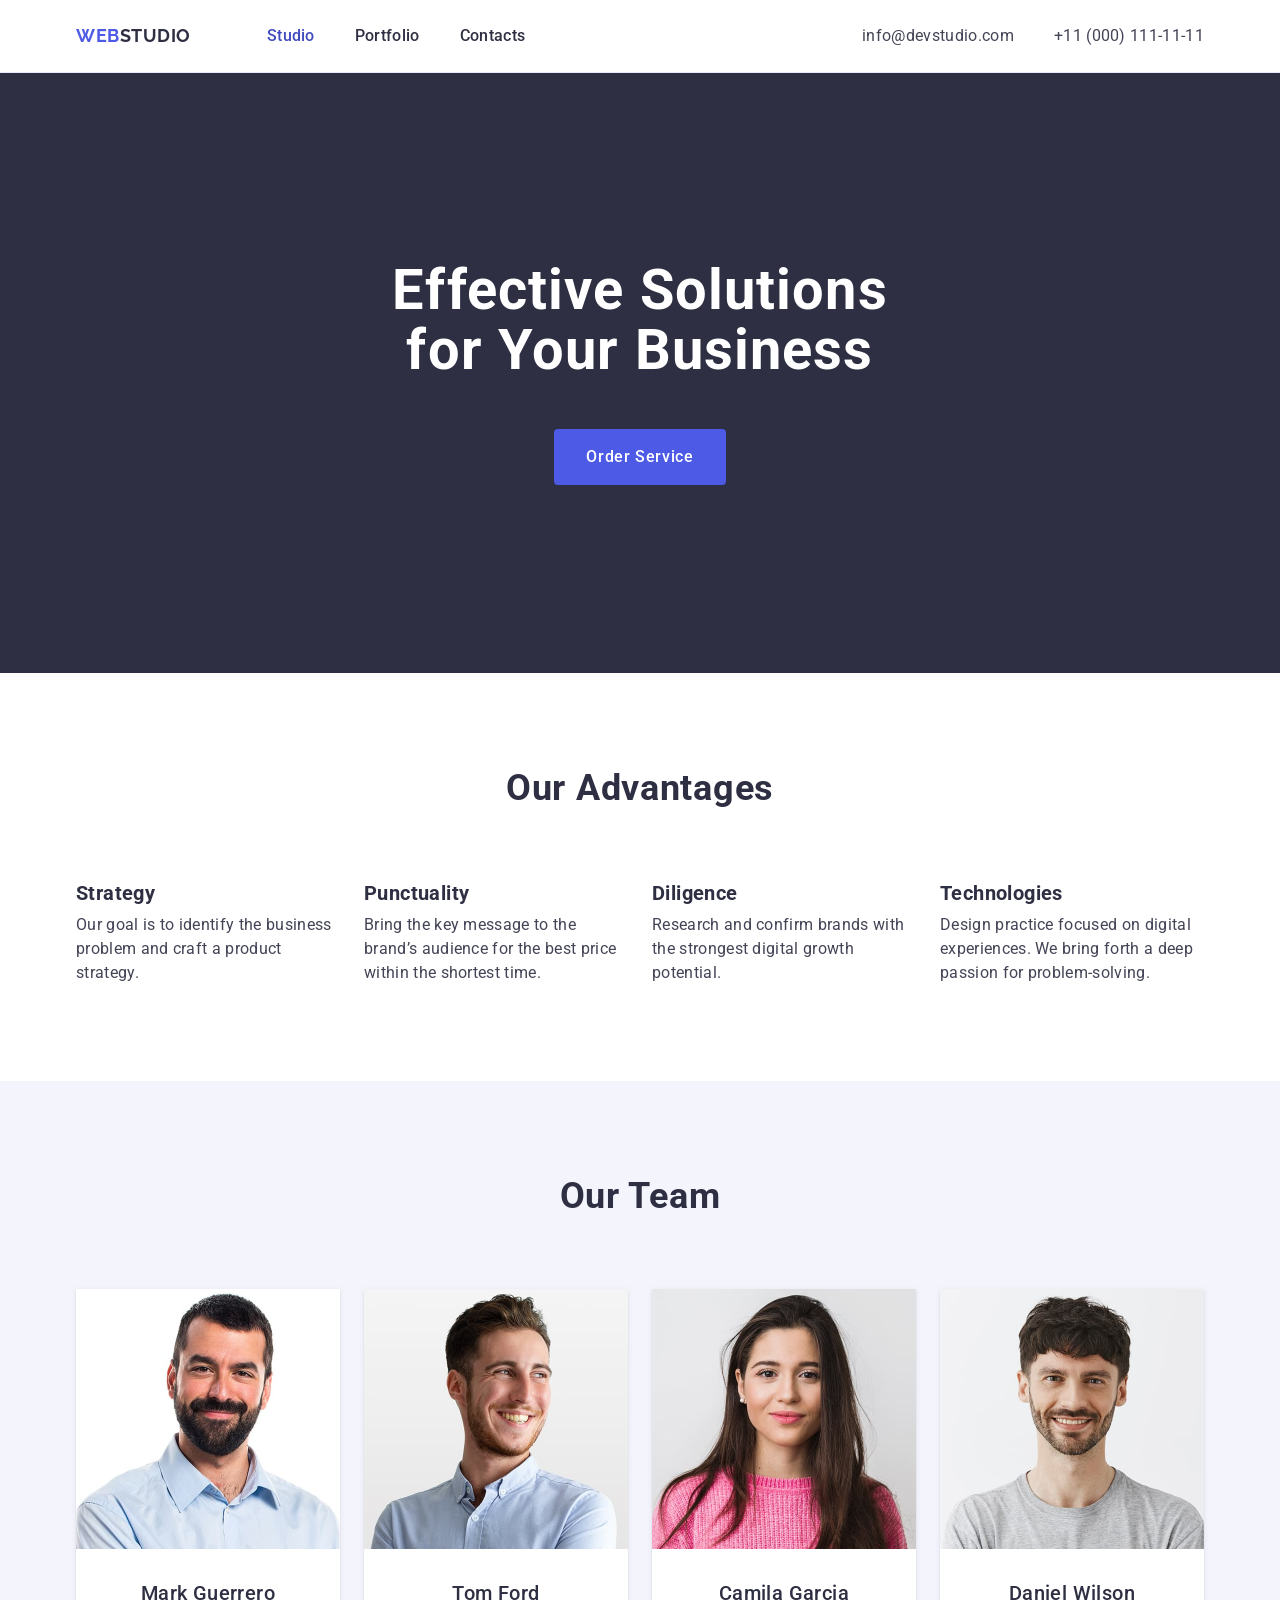
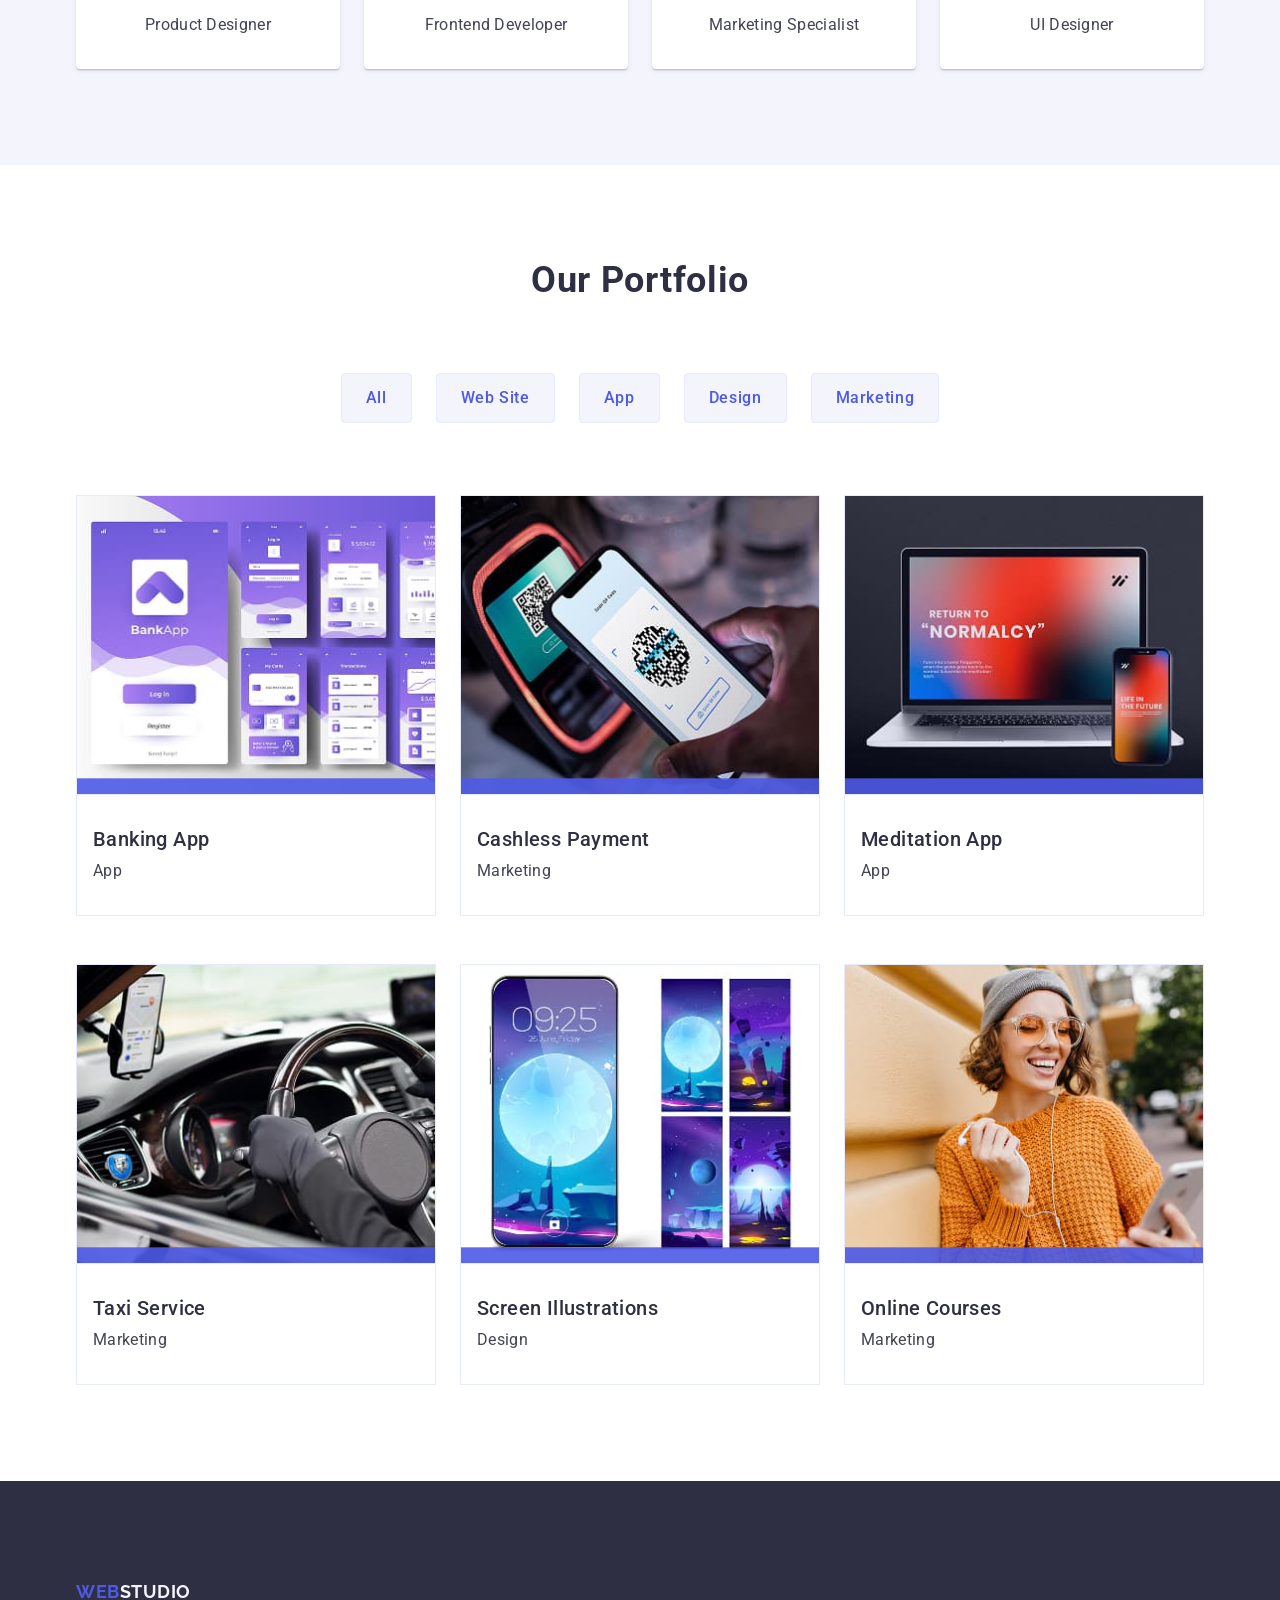
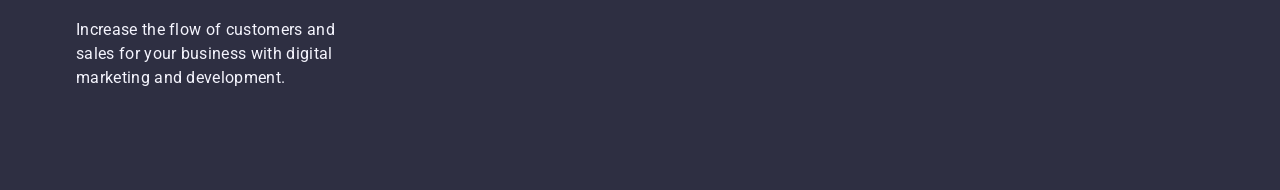
<file: index.html>
<!DOCTYPE html>
<html lang="uk">

<head>
  <meta charset="UTF-8" />
  <meta name="viewport" content="width=device-width, initial-scale=1" />
  <title>WebStudio — Our Portfolio</title>

  <link rel="preconnect" href="https://fonts.googleapis.com" />
  <link rel="preconnect" href="https://fonts.gstatic.com" crossorigin />
  <link href="https://fonts.googleapis.com/css2?family=Raleway:wght@700&family=Roboto:wght@400;500;700&display=swap"
    rel="stylesheet" />

  <link rel="stylesheet"
    href="https://cdnjs.cloudflare.com/ajax/libs/modern-normalize/2.0.0/modern-normalize.min.css" />

  <link rel="stylesheet" href="./css/styles.css" />
</head>

<body>
  <header class="header">
    <div class="container header__wrap">
      <a href="./index.html" class="logo header__logo">
        <span class="logo__accent logo__accent--header">WEB</span>STUDIO
      </a>

      <nav class="nav">
        <ul class="nav__list">
          <li><a class="nav__link nav__link--current" href="./index.html">Studio</a></li>
          <li><a class="nav__link" href="#">Portfolio</a></li>
          <li><a class="nav__link" href="#">Contacts</a></li>
        </ul>
      </nav>

      <address class="contacts">
        <ul class="contacts__list">
          <li>
            <a class="contacts__link" href="mailto:info@devstudio.com">info@devstudio.com</a>
          </li>
          <li>
            <a class="contacts__link" href="tel:+110001111111">+11 (000) 111-11-11</a>
          </li>
        </ul>
      </address>
    </div>
  </header>

  <main>
    <section class="hero">
      <div class="container">
        <h1 class="hero__title">Effective Solutions for Your Business</h1>
        <button class="btn btn--primary" type="button">Order Service</button>
      </div>
    </section>

    <section class="section">
      <div class="container">
        <h2 class="section__title">Our Advantages</h2>
        <ul class="features__list">
          <li>
            <h3 class="features__title">Strategy</h3>
            <p class="features__text">
              Our goal is to identify the business problem and craft a product strategy.
            </p>
          </li>
          <li>
            <h3 class="features__title">Punctuality</h3>
            <p class="features__text">
              Bring the key message to the brand’s audience for the best price within the shortest
              time.
            </p>
          </li>
          <li>
            <h3 class="features__title">Diligence</h3>
            <p class="features__text">
              Research and confirm brands with the strongest digital growth potential.
            </p>
          </li>
          <li>
            <h3 class="features__title">Technologies</h3>
            <p class="features__text">
              Design practice focused on digital experiences. We bring forth a deep passion for
              problem-solving.
            </p>
          </li>
        </ul>
      </div>
    </section>

    <section class="section team">
      <div class="container">
        <h2 class="section__title">Our Team</h2>
        <ul class="team__grid">
          <li class="team__card">
            <img src="./images/team/mark-guerrero.jpg" alt="Mark Guerrero — Product Designer" width="264" />
            <div class="team__info"> 
              <h3 class="team__name">Mark Guerrero</h3>
              <p class="team__role">Product Designer</p>
            </div>
          </li>
          <li class="team__card">
            <img src="./images/team/tom-ford.jpg" alt="Tom Ford — Frontend Developer" width="264" />
            <div class="team__info">
              <h3 class="team__name">Tom Ford</h3>
              <p class="team__role">Frontend Developer</p>
            </div>
          </li>
          <li class="team__card">
            <img src="./images/team/camila-garcia.jpg" alt="Camila Garcia — Marketing Specialist" width="264" />
            <div class="team__info">
              <h3 class="team__name">Camila Garcia</h3>
              <p class="team__role">Marketing Specialist</p>
            </div>
          </li>
          <li class="team__card">
            <img src="./images/team/daniel-wilson.jpg" alt="Daniel Wilson — UI Designer" width="264" />
            <div class="team__info">
              <h3 class="team__name">Daniel Wilson</h3>
              <p class="team__role">UI Designer</p>
            </div>
          </li>
        </ul>
      </div>
    </section>

    <section class="section portfolio">
      <div class="container">
        <h2 class="section__title">Our Portfolio</h2>

        <ul class="filters">
          <li><button class="filters__btn" type="button">All</button></li>
          <li><button class="filters__btn" type="button">Web Site</button></li>
          <li><button class="filters__btn" type="button">App</button></li>
          <li><button class="filters__btn" type="button">Design</button></li>
          <li><button class="filters__btn" type="button">Marketing</button></li>
        </ul>

        <ul class="projects">
          <li class="card">
            <a class="card__link" href="#">
              <div class="card__thumb">
                <img src="./images/portfolio/banking-app.jpg" alt="Banking app screens" width="360" />
                <p class="card__overlay">
                  14 Stylish and User-Friendly App Design Concepts.
                </p>
              </div>
              <div class="card__meta">
                <h3 class="card__title">Banking App</h3>
                <p class="card__category">App</p>
              </div>
            </a>
          </li>

          <li class="card">
            <a class="card__link" href="#">
              <div class="card__thumb">
                <img src="./images/portfolio/cashless.jpg" alt="Tap-to-pay NFC terminal" width="360" />
                <p class="card__overlay">
                  Cashless payment terminal UI concept.
                </p>
              </div>
              <div class="card__meta">
                <h3 class="card__title">Cashless Payment</h3>
                <p class="card__category">Marketing</p>
              </div>
            </a>
          </li>

          <li class="card">
            <a class="card__link" href="#">
              <div class="card__thumb">
                <img src="./images/portfolio/meditation-app.jpg" alt="Meditation mobile app" width="360" />
                <p class="card__overlay">
                  Meditation and productivity app interface.
                </p>
              </div>
              <div class="card__meta">
                <h3 class="card__title">Meditation App</h3>
                <p class="card__category">App</p>
              </div>
            </a>
          </li>

          <li class="card">
            <a class="card__link" href="#">
              <div class="card__thumb">
                <img src="./images/portfolio/taxi-service.jpg" alt="Taxi service app map" width="360" />
                <p class="card__overlay">
                  Taxi ordering service application design.
                </p>
              </div>
              <div class="card__meta">
                <h3 class="card__title">Taxi Service</h3>
                <p class="card__category">Marketing</p>
              </div>
            </a>
          </li>

          <li class="card">
            <a class="card__link" href="#">
              <div class="card__thumb">
                <img src="./images/portfolio/screen-illustrations.jpg" alt="Abstract UI illustrations" width="360" />
                <p class="card__overlay">
                  Collection of abstract digital illustrations.
                </p>
              </div>
              <div class="card__meta">
                <h3 class="card__title">Screen Illustrations</h3>
                <p class="card__category">Design</p>
              </div>
            </a>
          </li>

          <li class="card">
            <a class="card__link" href="#">
              <div class="card__thumb">
                <img src="./images/portfolio/online-courses.jpg" alt="Online courses dashboard" width="360" />
                <p class="card__overlay">
                  Online courses dashboard and analytics.
                </p>
              </div>
              <div class="card__meta">
                <h3 class="card__title">Online Courses</h3>
                <p class="card__category">Marketing</p>
              </div>
            </a>
          </li>
        </ul>
      </div>
    </section>
  </main>

  <footer class="footer">
    <div class="container">
      <div class="footer__content">
        <a href="./index.html" class="logo footer__logo">
          <span class="logo__accent logo__accent--footer">WEB</span>STUDIO
        </a>
        <p class="footer__text">
          Increase the flow of customers and sales for your business with digital marketing and
          development.
        </p>
      </div>
    </div>
  </footer>

</body>

</html>
</file>
<file: css/styles.css>
:root {
        --font-main: "Roboto", sans-serif;
        --font-logo: "Raleway", sans-serif;

        --iris: #4d5ae5;
        --ocean: #404bbf;
        --navy-blue: #2e2f42;
        --green: #31d0aa;
        --slate: #434455;
        --light-slate: #8e8f99;
        --cornflower: #e7e9fc;
        --cloud: #f4f4fd;
        --white: #ffffff;
    }

    /* Base & reset */
    html {
        box-sizing: border-box;
    }

    *,
    *::before,
    *::after {
        box-sizing: inherit;
    }

    body {
        font-family: "Roboto", sans-serif;
        color: #434455;
        background-color: #ffffff;
        margin: 0;
        letter-spacing: 0.02em;
    }

    img {
        display: block;
        max-width: 100%;
        height: auto;
    }

    ul {
        list-style: none;
        margin: 0;
        padding: 0;
    }

    a {
        text-decoration: none;
        color: inherit;
    }

    button {
        font-family: inherit;
        cursor: pointer;
    }

    /* Layout helpers */
    .container {
        width: 1158px;
        padding: 0 15px;
        margin: 0 auto;
    }

    .section {
        padding: 96px 0;
    }

    .section__title {
        font-size: 36px;
        line-height: 1.11;
        text-align: center;
        letter-spacing: 0.02em;
        text-transform: capitalize;
        color: var(--navy-blue);
        margin: 0 0 72px;
    }

    /* Header */
    .header {
        border-bottom: 1px solid var(--cornflower);
    }

    .header__wrap {
        display: flex;
        align-items: center;
    }

    .header__logo {
        margin-right: 76px;
    }

.logo {
    font-family: var(--font-logo);
    font-weight: 700;
    font-size: 18px;
    line-height: 1.17;
    letter-spacing: 0.03em;
    text-transform: uppercase;
    color: var(--navy-blue);
}

.footer__logo {
    display: inline-block;
    margin-bottom: 16px;
    color: var(--cloud);
}

.logo__accent--header {
    color: var(--iris);
}

.logo__accent--footer {
    color: var(--iris);
}

    .nav__list {
        display: flex;
        gap: 40px;
    }

    .nav__link {
        display: block;
        padding: 24px 0;
        font-weight: 500;
        line-height: 1.5;
        letter-spacing: 0.02em;
        color: var(--navy-blue);
    }

    .nav__link:hover,
    .nav__link:focus {
        color: var(--ocean);
    }

    .nav__link--current {
        color: var(--ocean);
    }

    .contacts {
        font-style: normal;
        margin-left: auto;
    }

    .contacts__list {
        display: flex;
        gap: 40px;
    }

    .contacts__link {
        display: block;
        padding: 24px 0;
        line-height: 1.5;
        letter-spacing: 0.02em;
        color: var(--slate);
    }

    .contacts__link:hover,
    .contacts__link:focus {
        color: var(--ocean);
    }

    /* Hero */
    .hero {
        background-color: var(--navy-blue);
        padding: 188px 0;
        text-align: center;
    }

    .hero__title {
        max-width: 496px;
        margin: 0 auto 48px;
        color: var(--white);
        font-size: 56px;
        line-height: 1.07;
        letter-spacing: 0.02em;
        font-weight: 700;
    }

    .btn {
        padding: 16px 32px;
        border-radius: 4px;
        border: none;
        font-weight: 500;
        line-height: 1.5;
        letter-spacing: 0.04em;
    }

    .btn--primary {
        background-color: var(--iris);
        color: var(--white);
    }

    .btn--primary:hover,
    .btn--primary:focus {
        background-color: var(--ocean);
    }

    /* Features */
    .features__list {
        display: grid;
        grid-template-columns: repeat(4, 1fr);
        gap: 24px;
    }

    .features__title {
        margin: 0 0 8px;
        font-size: 20px;
        line-height: 1.2;
        letter-spacing: 0.02em;
        color: var(--navy-blue);
    }

    .features__text {
        margin: 0;
        font-size: 16px;
        line-height: 1.5;
        letter-spacing: 0.02em;
        color: var(--slate);
    }

    /* Team */
    .team {
        background-color: var(--cloud);
    }

    .team__grid {
        display: grid;
        grid-template-columns: repeat(4, 1fr);
        gap: 24px;
    }

    .team__card {
        background-color: var(--white);
        border-radius: 0 0 4px 4px;
        box-shadow: 0 2px 1px rgba(46, 47, 66, 0.08),
            0 1px 1px rgba(46, 47, 66, 0.16),
            0 1px 6px rgba(46, 47, 66, 0.08);
    }

    .team__info {
        padding: 32px 16px;
        text-align: center;
    }

    .team__name {
        margin: 0 0 8px;
        font-size: 20px;
        line-height: 1.2;
        letter-spacing: 0.02em;
        color: var(--navy-blue);
        font-weight: 500;
    }

    .team__role {
        margin: 0;
        font-size: 16px;
        line-height: 1.5;
        letter-spacing: 0.02em;
        color: var(--slate);
    }

    /* Portfolio */
    .filters {
        display: flex;
        justify-content: center;
        gap: 24px;
        margin-bottom: 72px;
    }

    .filters__btn {
        padding: 12px 24px;
        border-radius: 4px;
        border: 1px solid var(--cornflower);
        background-color: var(--cloud);
        color: var(--iris);
        font-weight: 500;
        line-height: 1.5;
        letter-spacing: 0.04em;
        transition: background-color 250ms, color 250ms, box-shadow 250ms, border-color 250ms;
    }

    .filters__btn:hover,
    .filters__btn:focus {
        background-color: var(--ocean);
        color: var(--white);
        border-color: var(--ocean);
        box-shadow: 0 3px 1px rgba(0, 0, 0, 0.1),
            0 2px 1px rgba(0, 0, 0, 0.08),
            0 2px 2px rgba(0, 0, 0, 0.12);
    }

    .projects {
        display: grid;
        grid-template-columns: repeat(3, 1fr);
        gap: 48px 24px;
    }

    .card {
        border: 1px solid var(--cornflower);
        background-color: var(--white);
    }

    .card__thumb {
        position: relative;
        overflow: hidden;
    }

    .card__overlay {
        position: absolute;
        inset: 0;
        padding: 40px 32px;
        background-color: rgba(77, 90, 229, 0.9);
        color: var(--white);
        font-size: 16px;
        line-height: 1.5;
        letter-spacing: 0.02em;
        transform: translateY(100%);
        transition: transform 250ms;
    }

    .card__link:hover .card__overlay,
    .card__link:focus .card__overlay {
        transform: translateY(0);
    }

    .card__meta {
        padding: 32px 16px;
        border-top: 1px solid var(--cornflower);
    }

    .card__title {
        margin: 0 0 8px;
        font-size: 20px;
        line-height: 1.2;
        letter-spacing: 0.02em;
        color: var(--navy-blue);
        font-weight: 500;
    }

    .card__category {
        margin: 0;
        font-size: 16px;
        line-height: 1.5;
        letter-spacing: 0.02em;
        color: var(--slate);
    }

    /* Footer */
        .footer {
            background-color: var(--navy-blue);
            padding: 100px 0;
        }
    
        .footer__content {
            max-width: 264px;
        }
    
        .footer__logo {
            display: inline-block;
            margin-bottom: 16px;
            color: var(--cloud);
        }
    
        .footer__text {
            margin: 0;
            font-size: 16px;
            line-height: 1.5;
            letter-spacing: 0.02em;
            color: var(--cloud);
        }
</file>
